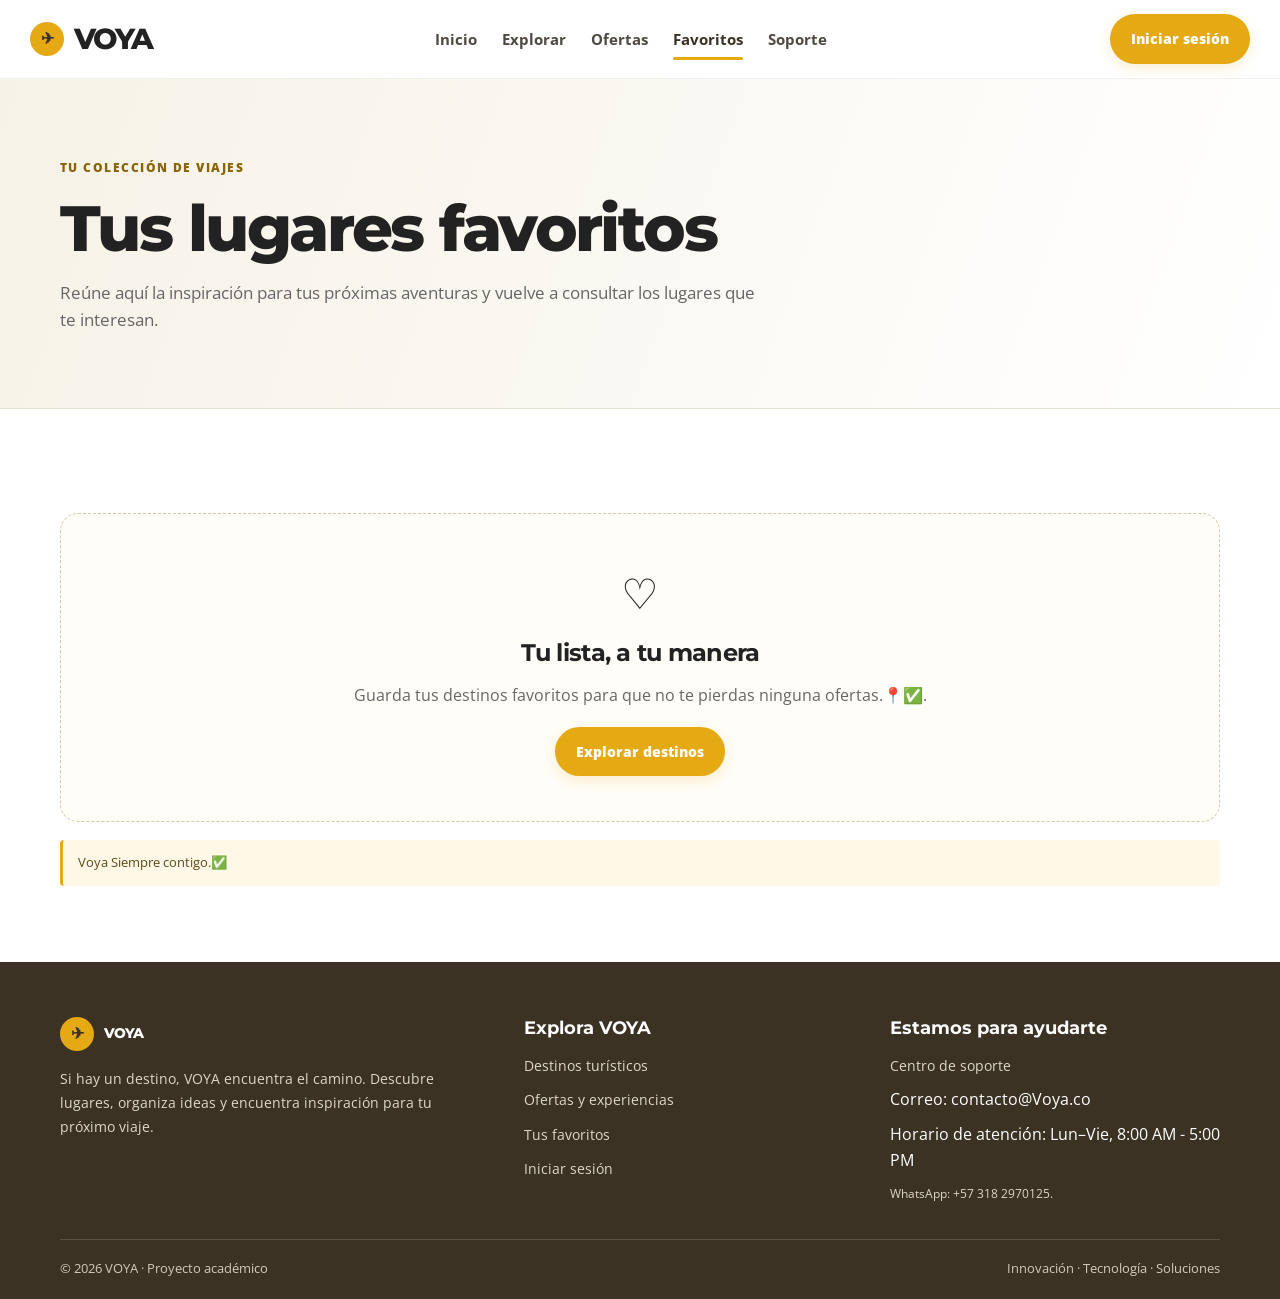
<file: pages/favoritos.html>
<!-- inicio de pagina -->
<!DOCTYPE html>
<html lang="es">

<head>
    <meta charset="utf-8">
    <meta name="viewport" content="width=device-width, initial-scale=1">
    <meta name="description" content="VOYA: descubre destinos y planifica tu próximo viaje.">
    <title>VOYA — Favoritos</title>
    <link rel="stylesheet" href="../css/styles.css">
</head>

<!-- cuerpo -->

<body>
    <header class="header">
        <div class="header__container">
            <a class="header__brand" href="../index.html"><span class="brand-mark"
                    aria-hidden="true">✈</span><span>VOYA</span></a>
            <nav class="nav" aria-label="Navegación principal">
                <ul class="nav__list">
                    <li><a class="nav__link" href="../index.html">Inicio</a></li>
                    <li><a class="nav__link" href="explorar.html">Explorar</a></li>
                    <li><a class="nav__link" href="ofertas.html">Ofertas</a></li>
                    <li><a class="nav__link active" href="favoritos.html">Favoritos</a></li>
                    <li><a class="nav__link" href="soporte.html">Soporte</a></li>
                </ul>
            </nav>
            <div class="header__actions"><a class="btn btn--pill btn--primary" href="login.html">Iniciar sesión</a>
            </div>
        </div>
    </header>

    <!-- secciónes -->
    <main>
        <!-- sección #1-->
        <!-- si no se guarda ninguno -->
        <section class="page-hero">
            <div class="container"><span class="eyebrow">Tu colección de viajes</span>
                <h1>Tus lugares favoritos</h1>
                <p>Reúne aquí la inspiración para tus próximas aventuras y vuelve a consultar los lugares que te
                    interesan.</p>
            </div>
        </section>

        <!-- sección #2-->
        <section class="section">
           <!-- contenedor de tarjetas-->
            <div class="container">
                <div class="grid grid--3" id="favorites-container"></div>

                <div class="empty-state" id="favorites-empty" style="margin-top:28px">
                    <div class="empty-state__icon">♡</div>
                    <h2 style="font-size:1.5rem">Tu lista, a tu manera</h2>
                    <p>Guarda tus destinos favoritos para que no te pierdas ninguna ofertas.📍✅.</p><a
                        class="btn btn--primary btn--pill" style="margin-top:18px" href="explorar.html">Explorar
                        destinos</a>
                </div>
                <p class="notice">Voya Siempre contigo.✅</p>
            </div>
        </section>
    </main>

    <!-- pie de pagina -->
    <footer class="footer">
        <div class="container">
            <div class="footer__grid">
                <div><a class="header__brand" href="../index.html"><span class="brand-mark">✈</span><span
                            style="color:#fff">VOYA</span></a>
                    <p style="margin-top:16px">Si hay un destino, VOYA encuentra el camino. Descubre lugares, organiza
                        ideas y encuentra inspiración para tu próximo viaje.</p>
                </div>

                <div>
                    <h3>Explora VOYA</h3>
                    <ul class="footer__links">
                        <li><a href="explorar.html">Destinos turísticos</a></li>
                        <li><a href="ofertas.html">Ofertas y experiencias</a></li>
                        <li><a href="favoritos.html">Tus favoritos</a></li>
                        <li><a href="login.html">Iniciar sesión</a></li>
                    </ul>
                </div>
                <div>
                    <h3>Estamos para ayudarte</h3>
                    <ul class="footer__links">
                        <li><a href="soporte.html">Centro de soporte</a></li>
                        <li>Correo: contacto@Voya.co</li>
                        <li>Horario de atención: Lun–Vie, 8:00 AM - 5:00 PM</li>
                    </ul>
                    <p style="margin-top:10px;font-size:.78rem">WhatsApp: +57 318 2970125.</p>
                </div>
            </div>
            <div class="footer__bottom"><span>© 2026 VOYA · Proyecto académico</span><span>Innovación · Tecnología ·
                    Soluciones</span></div>
        </div>
    </footer>

    <!-- implementación de Javascript -->
    <script type="module">
        import { renderFavorites } from '../js/almacen/favorites.js';

        renderFavorites();
        window.addEventListener('storage', renderFavorites);
    </script>
</body>
</html>
</file>
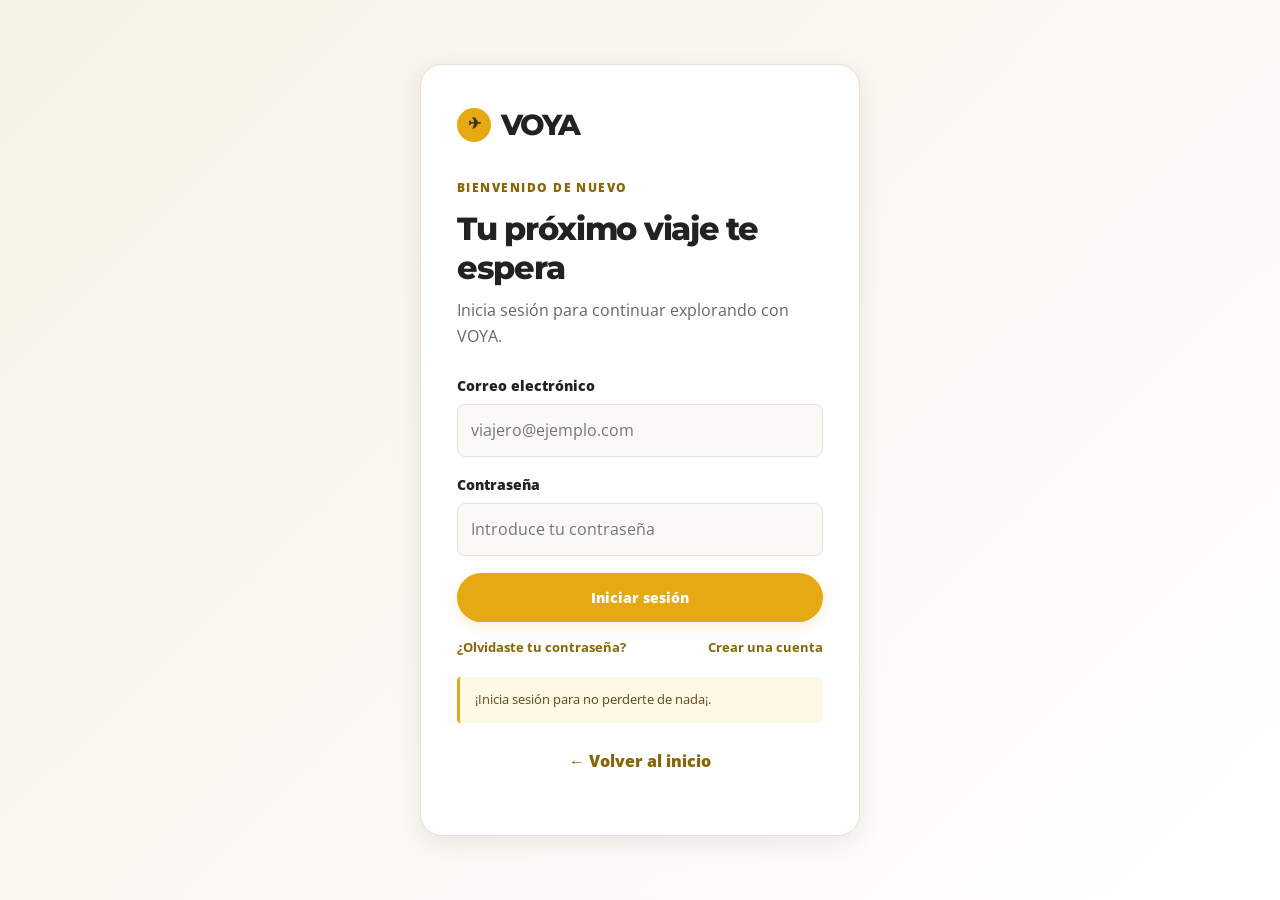
<file: pages/login.html>
<!-- inicio de pagina -->
<!DOCTYPE html>
<html lang="es">

<head>
    <meta charset="utf-8">
    <meta name="viewport" content="width=device-width, initial-scale=1">
    <title>VOYA — Iniciar sesión</title>
    <link rel="stylesheet" href="../css/styles.css">
</head>

<!-- cuepro -->

<body class="login-page">
    <main class="login-card"><a class="header__brand" href="../index.html"><span
                class="brand-mark">✈</span><span>VOYA</span></a><span class="eyebrow">Bienvenido de nuevo</span>
        <h1>Tu próximo viaje te espera</h1>
        <p>Inicia sesión para continuar explorando con VOYA.</p>
        <form action="#" method="get">
            <div class="form-group"><label for="email">Correo electrónico</label><input class="form-control" id="email"
                    type="email" placeholder="viajero@ejemplo.com" required></div>

            <div class="form-group"><label for="password">Contraseña</label><input class="form-control" id="password"
                    type="password" placeholder="Introduce tu contraseña" required></div><button
                class="btn btn--primary btn--pill" style="width:100%" type="submit">Iniciar sesión</button>
        </form>

        <div class="login-links"><a href="soporte.html">¿Olvidaste tu contraseña?</a><a href="soporte.html">Crear una
                cuenta</a></div>
        <p class="notice">¡Inicia sesión para no perderte de nada¡.</p>
        <p style="margin-top:20px;text-align:center"><a href="../index.html" style="font-weight:800;color:#8a6507">←
                Volver al inicio</a></p>
    </main>
</body>

</html>
</file>
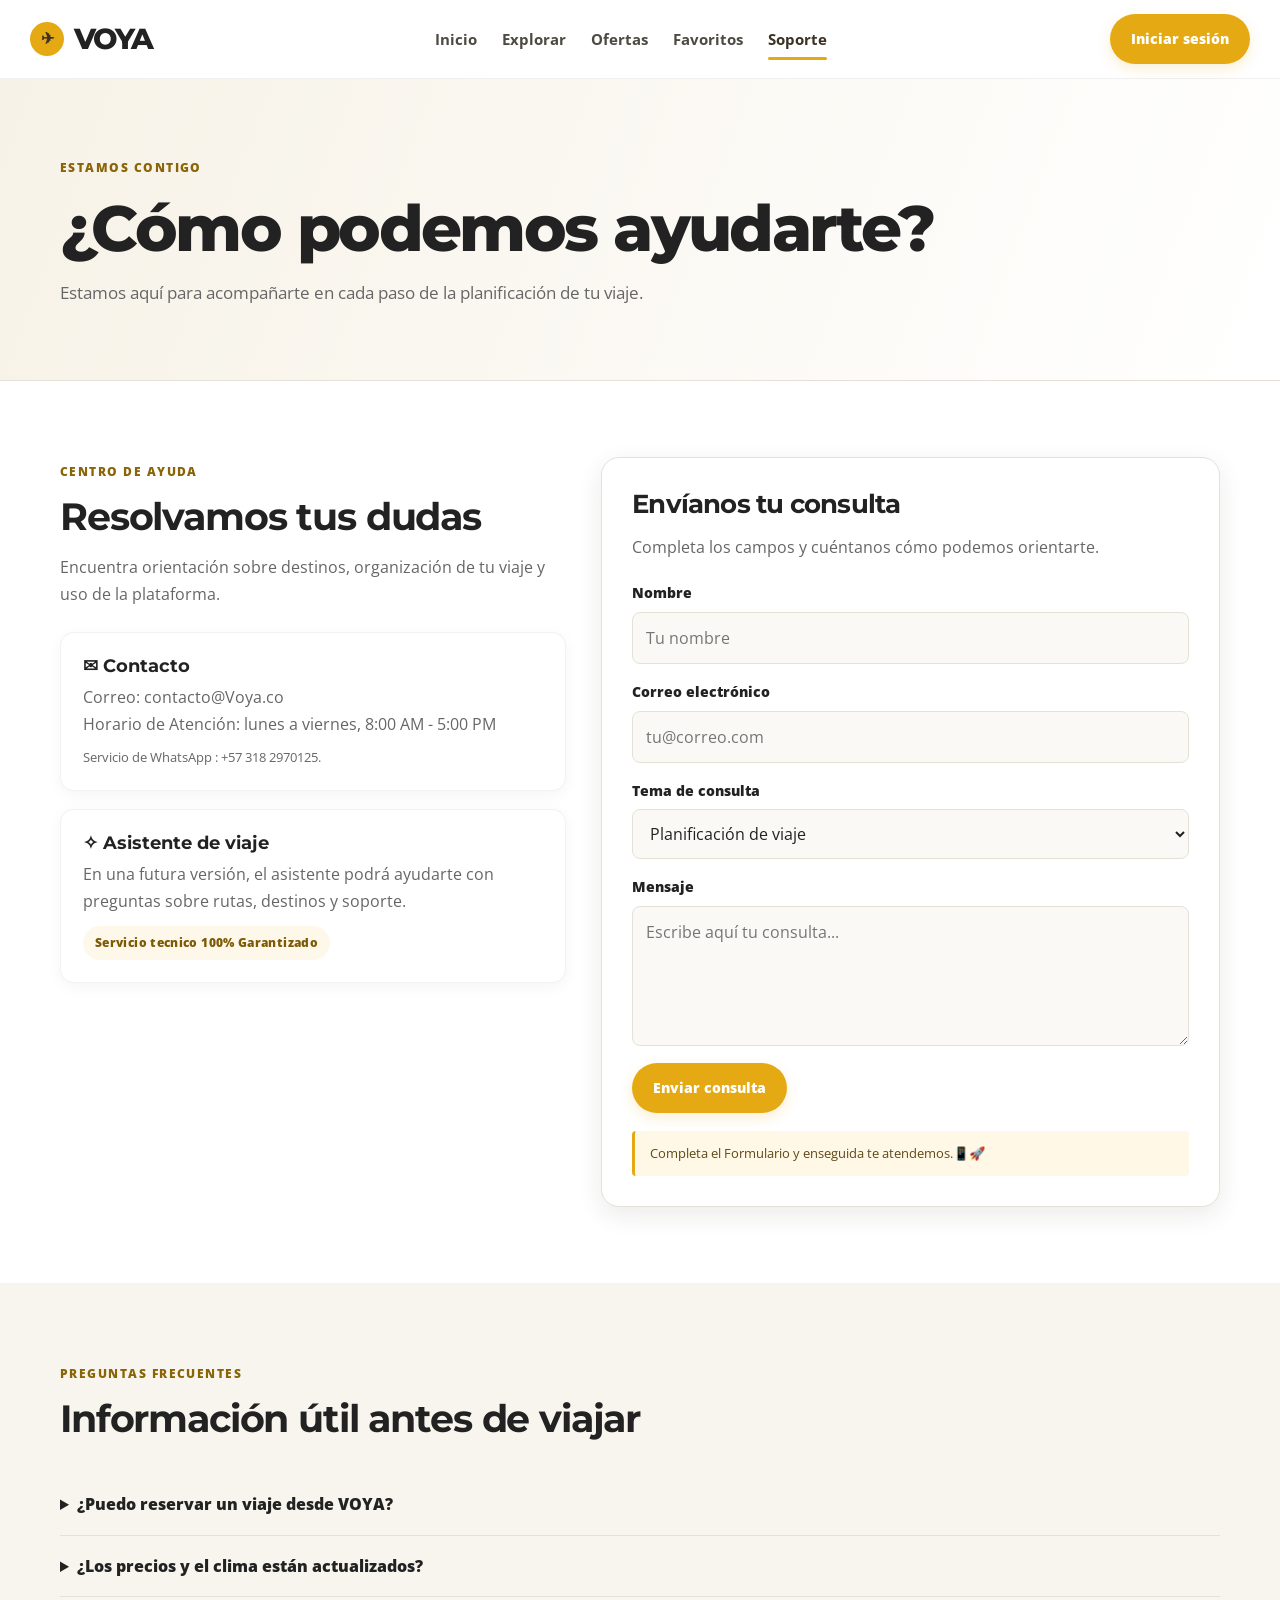
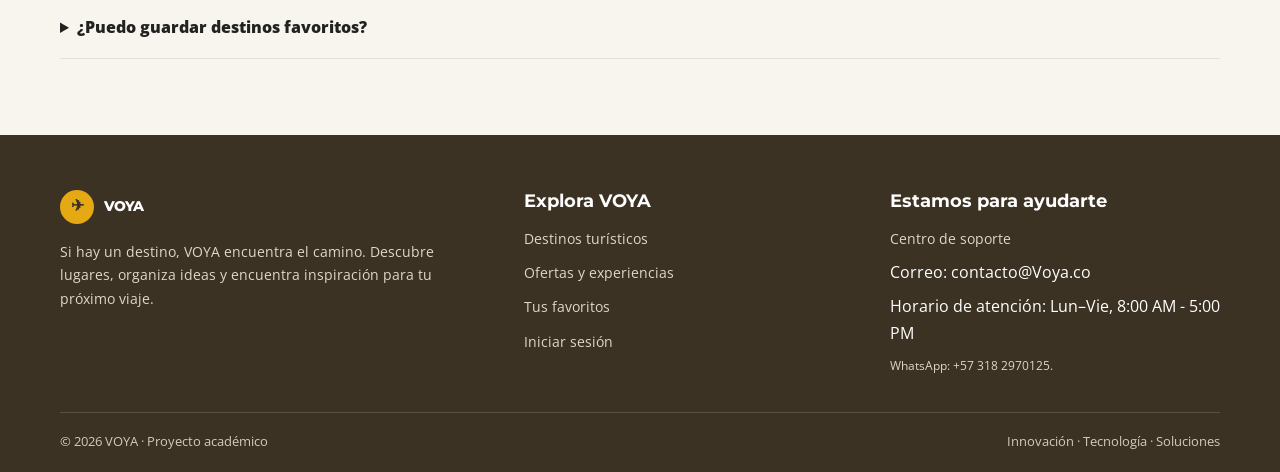
<file: pages/soporte.html>
<!-- inicio de página -->
<!DOCTYPE html>
<html lang="es">

<head>
    <meta charset="utf-8">
    <meta name="viewport" content="width=device-width, initial-scale=1">
    <meta name="description" content="VOYA: descubre destinos y planifica tu próximo viaje.">
    <title>VOYA — Soporte y contacto</title>
    <link rel="stylesheet" href="../css/styles.css">
</head>

<!-- cuerpo-->

<body>
    <header class="header">
        <div class="header__container">
            <a class="header__brand" href="../index.html"><span class="brand-mark"
                    aria-hidden="true">✈</span><span>VOYA</span></a>
            <nav class="nav" aria-label="Navegación principal">
                <ul class="nav__list">
                    <li><a class="nav__link" href="../index.html">Inicio</a></li>
                    <li><a class="nav__link" href="explorar.html">Explorar</a></li>
                    <li><a class="nav__link" href="ofertas.html">Ofertas</a></li>
                    <li><a class="nav__link" href="favoritos.html">Favoritos</a></li>
                    <li><a class="nav__link active" href="soporte.html">Soporte</a></li>
                </ul>
            </nav>
            <div class="header__actions"><a class="btn btn--pill btn--primary" href="login.html">Iniciar sesión</a>
            </div>
        </div>
    </header>

    <!-- secciones -->
    <main>
        <!-- sección #1-->
        <section class="page-hero">
            <div class="container"><span class="eyebrow">Estamos contigo</span>
                <h1>¿Cómo podemos ayudarte?</h1>
                <p>Estamos aquí para acompañarte en cada paso de la planificación de tu viaje.</p>
            </div>
        </section>

        <!-- sección #2 -->
        <section class="section">
            <div class="container">
                <div class="form-layout">
                    <div><span class="eyebrow">Centro de ayuda</span>
                        <h2>Resolvamos tus dudas</h2>
                        <p>Encuentra orientación sobre destinos, organización de tu viaje y uso de la plataforma.</p>
                        <div class="info-card" style="margin-top:25px">
                            <h3>✉ Contacto</h3>
                            <p>Correo: contacto@Voya.co</p>
                            <p>Horario de Atención: lunes a viernes, 8:00 AM - 5:00 PM</p>
                            <p style="font-size:.8rem;margin-top:10px">Servicio de WhatsApp : +57 318 2970125.</p>
                        </div>
                        <div class="info-card">
                            <h3>✧ Asistente de viaje</h3>
                            <p>En una futura versión, el asistente podrá ayudarte con preguntas sobre rutas, destinos y
                                soporte.</p><span class="badge"
                                style="background:var(--gold-light);color:#7d5b06;margin-top:12px">Servicio tecnico 100%
                                Garantizado</span>
                        </div>
                    </div>
                    <div class="form-panel">
                        <h2 style="font-size:1.65rem">Envíanos tu consulta</h2>
                        <p style="margin-bottom:22px">Completa los campos y cuéntanos cómo podemos orientarte.</p>
                        <form action="#" method="get">
                            <div class="form-group"><label for="name">Nombre</label><input class="form-control"
                                    id="name" name="nombre" placeholder="Tu nombre" required></div>
                            <div class="form-group"><label for="contact-email">Correo electrónico</label><input
                                    class="form-control" id="contact-email" name="correo" type="email"
                                    placeholder="tu@correo.com" required></div>
                            <div class="form-group"><label for="topic">Tema de consulta</label><select
                                    class="form-control" id="topic" name="tema">
                                    <option>Planificación de viaje</option>
                                    <option>Destinos y transporte</option>
                                    <option>Cuenta y acceso</option>
                                    <option>Otro tema</option>
                                </select></div>
                            <div class="form-group"><label for="message">Mensaje</label><textarea class="form-control"
                                    id="message" name="mensaje" placeholder="Escribe aquí tu consulta..."
                                    required></textarea></div>
                            <button class="btn btn--primary btn--pill" type="submit">Enviar consulta</button>
                        </form>
                        <p class="notice">Completa el Formulario y enseguida te atendemos.📱🚀</p>
                    </div>
                </div>
            </div>
        </section>

        <!-- sección #3 -->
        <section class="section section--cream">
            <div class="container faq">
                <div class="section-heading"><span class="eyebrow">Preguntas frecuentes</span>
                    <h2>Información útil antes de viajar</h2>
                </div>
                
                <!-- Preguntas frecuentes:-->
                <details>
                    <summary>¿Puedo reservar un viaje desde VOYA?</summary>
                    <p>Esta versión presenta información y ejemplos visuales. Las reservas reales no están
                        implementadas.</p>
                </details>
                <details>
                    <summary>¿Los precios y el clima están actualizados?</summary>
                    <p>No. Los datos que aparecen en esta demostración son ilustrativos y deben verificarse en fuentes
                        oficiales.</p>
                </details>
                <details>
                    <summary>¿Puedo guardar destinos favoritos?</summary>
                    <p>La página muestra cómo se vería la sección de favoritos, pero no guarda información de forma
                        persistente.</p>
                </details>
            </div>
        </section>
    </main>

    <!-- pie de pagina -->
    <footer class="footer">
        <div class="container">
            <div class="footer__grid">
                <div><a class="header__brand" href="../index.html"><span class="brand-mark">✈</span><span
                            style="color:#fff">VOYA</span></a>
                    <p style="margin-top:16px">Si hay un destino, VOYA encuentra el camino. Descubre lugares, organiza
                        ideas y encuentra inspiración para tu próximo viaje.</p>
                </div>

                <div>
                    <h3>Explora VOYA</h3>
                    <ul class="footer__links">
                        <li><a href="explorar.html">Destinos turísticos</a></li>
                        <li><a href="ofertas.html">Ofertas y experiencias</a></li>
                        <li><a href="favoritos.html">Tus favoritos</a></li>
                        <li><a href="login.html">Iniciar sesión</a></li>
                    </ul>
                </div>
                <div>
                    <h3>Estamos para ayudarte</h3>
                    <ul class="footer__links">
                        <li><a href="soporte.html">Centro de soporte</a></li>
                        <li>Correo: contacto@Voya.co</li>
                        <li>Horario de atención: Lun–Vie, 8:00 AM - 5:00 PM</li>
                    </ul>
                    <p style="margin-top:10px;font-size:.78rem">WhatsApp: +57 318 2970125.</p>
                </div>
            </div>
            <div class="footer__bottom"><span>© 2026 VOYA · Proyecto académico</span><span>Innovación · Tecnología ·
                    Soluciones</span></div>
        </div>
    </footer>
</body>

</html>
</file>
<file: css/styles.css>
@import url('https://fonts.googleapis.com/css2?family=Montserrat:wght@400;500;600;700;800&family=Open+Sans:wght@400;500;600;700&display=swap');

/* Base */
@import url('base/variables.css');
@import url('base/reset.css');
@import url('base/typography.css');

/* Layout */
@import url('layout/layout.css');
@import url('layout/header.css');
@import url('layout/footer.css');

/* Componentes */
@import url('components/buttons.css');
@import url('components/cards.css');
@import url('components/forms.css');
@import url('components/search.css');
@import url('components/page-header.css');
@import url('components/filters.css');
@import url('components/feedback.css');
@import url('components/promo.css');

/* Páginas */
@import url('pages/home.css');
@import url('pages/destino.css');
@import url('pages/soporte.css');
@import url('pages/login.css');
</file>
